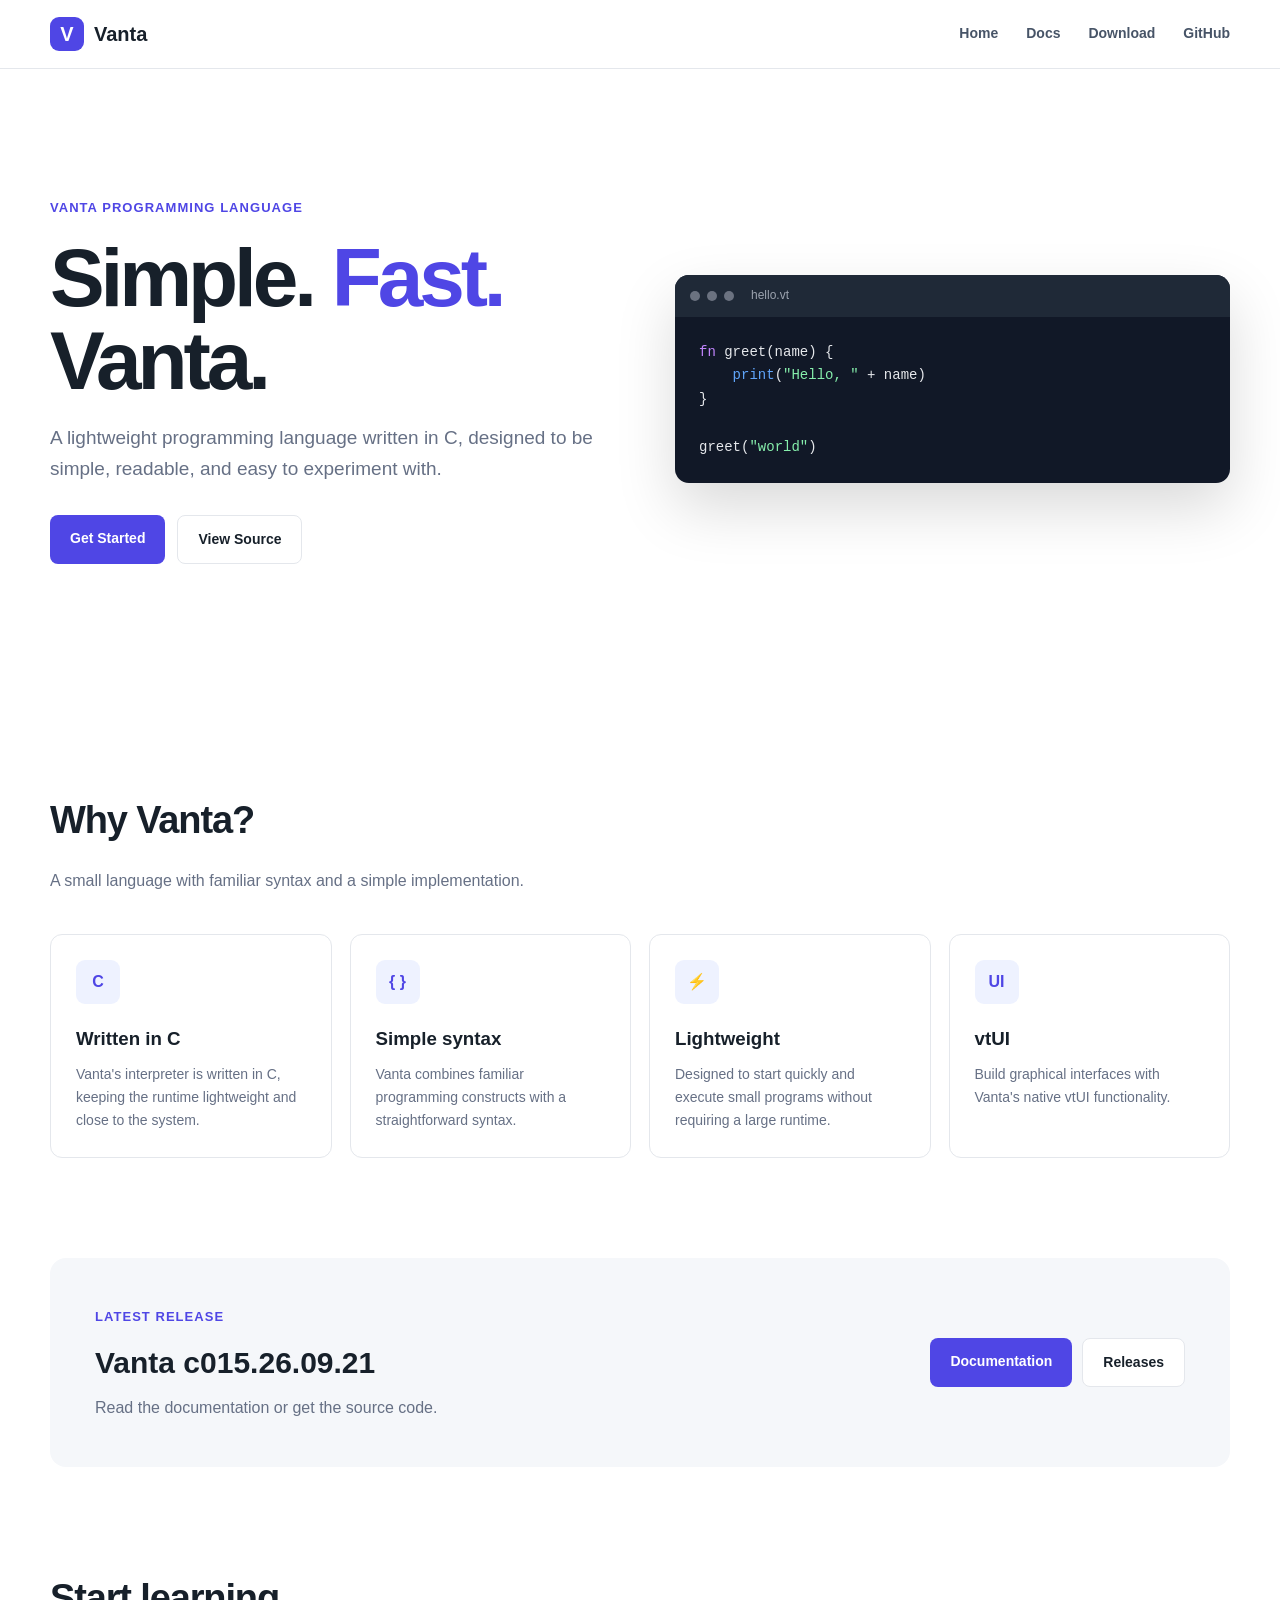
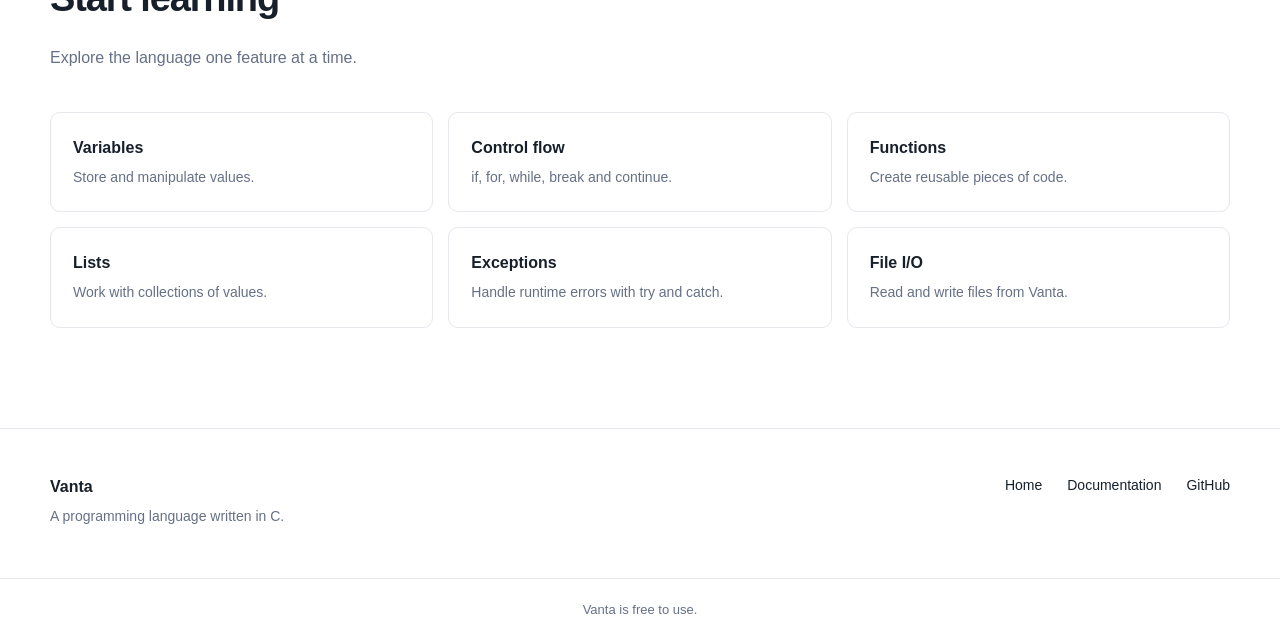
<file: index.html>
<!DOCTYPE html>
<html lang="en">
<head>
    <meta charset="UTF-8">
    <meta name="viewport" content="width=device-width, initial-scale=1.0">

    <title>Vanta — Programming Language</title>
    <meta name="description" content="Vanta is a lightweight programming language written in C.">

    <link rel="stylesheet" href="/assets/style.css">
</head>

<body>

<header class="site-header">
    <div class="nav-container">

        <a class="logo" href="/vanta">
            <span class="logo-mark">V</span>
            <span>Vanta</span>
        </a>

        <button class="menu-button" id="menuButton">
            ☰
        </button>

        <nav id="mainNav">
            <a href="/vanta">Home</a>
            <a href="/docs">Docs</a>
            <a href="/download">Download</a>
            <a href="https://github.com/knoob1517/vanta">GitHub</a>
        </nav>

    </div>
</header>


<main>

    <section class="hero">

        <div class="hero-content">

            <div class="hero-badge">
                Vanta Programming Language
            </div>

            <h1>
                Simple.
                <span>Fast.</span>
                Vanta.
            </h1>

            <p class="hero-description">
                A lightweight programming language written in C,
                designed to be simple, readable, and easy to experiment with.
            </p>

            <div class="hero-buttons">
                <a class="button primary" href="/docs">
                    Get Started
                </a>

                <a class="button secondary" href="https://github.com/knoob1517/vanta">
                    View Source
                </a>
            </div>

        </div>

        <div class="code-window">

            <div class="code-titlebar">
                <span></span>
                <span></span>
                <span></span>

                <label>hello.vt</label>
            </div>

            <pre><code><span class="keyword">fn</span> greet(name) {
    <span class="function">print</span>(<span class="string">"Hello, "</span> + name)
}

greet(<span class="string">"world"</span>)</code></pre>

        </div>

    </section>


    <section class="section">

        <div class="section-title">
            <h2>Why Vanta?</h2>

            <p>
                A small language with familiar syntax and a simple implementation.
            </p>
        </div>


        <div class="feature-grid">

            <article class="feature">
                <div class="feature-icon">C</div>

                <h3>Written in C</h3>

                <p>
                    Vanta's interpreter is written in C,
                    keeping the runtime lightweight and close to the system.
                </p>
            </article>


            <article class="feature">
                <div class="feature-icon">{ }</div>

                <h3>Simple syntax</h3>

                <p>
                    Vanta combines familiar programming constructs
                    with a straightforward syntax.
                </p>
            </article>


            <article class="feature">
                <div class="feature-icon">⚡</div>

                <h3>Lightweight</h3>

                <p>
                    Designed to start quickly and execute small programs
                    without requiring a large runtime.
                </p>
            </article>


            <article class="feature">
                <div class="feature-icon">UI</div>

                <h3>vtUI</h3>

                <p>
                    Build graphical interfaces with Vanta's
                    native vtUI functionality.
                </p>
            </article>

        </div>

    </section>


    <section class="release-section">

        <div>

            <span class="eyebrow">
                Latest release
            </span>

            <h2>Vanta c015.26.09.21</h2>

            <p>
                Read the documentation or get the source code.
            </p>

        </div>

        <div class="release-buttons">

            <a class="button primary" href="/docs/c015.26.09.21">
                Documentation
            </a>

            <a class="button secondary" href="https://github.com/knoob1517/releases">
                Releases
            </a>

        </div>

    </section>


    <section class="section">

        <div class="section-title">

            <h2>Start learning</h2>

            <p>
                Explore the language one feature at a time.
            </p>

        </div>


        <div class="docs-grid">

            <a href="/docs/c015.26.09.21#variables">
                <strong>Variables</strong>
                <span>Store and manipulate values.</span>
            </a>

            <a href="/docs/c015.26.09.21#control-flow">
                <strong>Control flow</strong>
                <span>if, for, while, break and continue.</span>
            </a>

            <a href="/docs/c015.26.09.21#functions">
                <strong>Functions</strong>
                <span>Create reusable pieces of code.</span>
            </a>

            <a href="/docs/c015.09.21#lists">
                <strong>Lists</strong>
                <span>Work with collections of values.</span>
            </a>

            <a href="/docs/c015.26.09.21#exceptions">
                <strong>Exceptions</strong>
                <span>Handle runtime errors with try and catch.</span>
            </a>

            <a href="/docs/c015.26.09.21#file-io">
                <strong>File I/O</strong>
                <span>Read and write files from Vanta.</span>
            </a>

        </div>

    </section>

</main>


<footer>

    <div class="footer-container">

        <div>
            <strong>Vanta</strong>

            <p>
                A programming language written in C.
            </p>
        </div>

        <div class="footer-links">

            <a href="/vanta">Home</a>
            <a href="/docs">Documentation</a>
            <a href="https://github.com/knoob1517/vanta">GitHub</a>

        </div>

    </div>

    <div class="free-notice">
        Vanta is free to use.
    </div>

</footer>


<script src="/assets/main.js"></script>

</body>
</html>
</file>
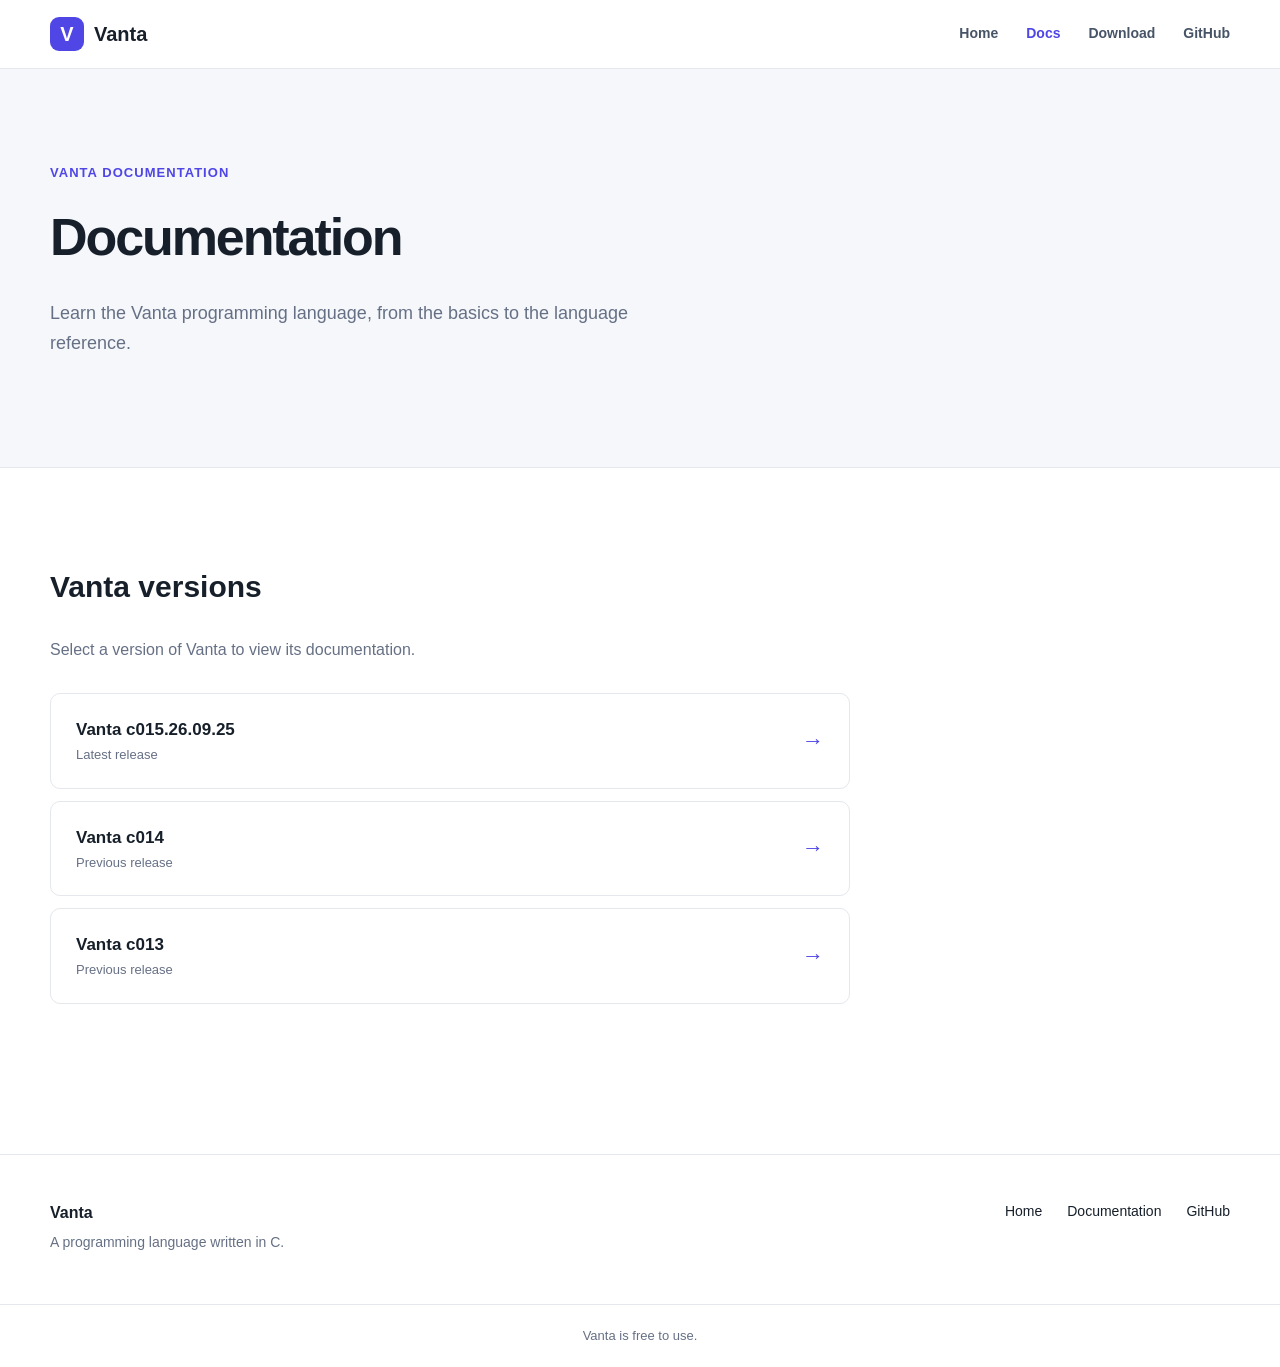
<file: docs/index.html>
<!DOCTYPE html>
<html lang="en">
<head>
    <meta charset="UTF-8">

    <meta name="viewport"
          content="width=device-width, initial-scale=1.0">

    <title>Vanta Documentation</title>

    <link rel="stylesheet"
          href="/assets/style.css">
</head>

<body>

<header class="site-header">

    <div class="nav-container">

        <a class="logo" href="/vanta">
            <span class="logo-mark">V</span>
            <span>Vanta</span>
        </a>

        <button class="menu-button" id="menuButton">
            ☰
        </button>

        <nav id="mainNav">
            <a href="/vanta">Home</a>
            <a class="active" href="/docs">Docs</a>
            <a href="/download">Download</a>
            <a href="https://github.com/knoob1517/vanta">GitHub</a>
        </nav>

    </div>

</header>


<main>

    <section class="docs-hero">

        <div class="container">

            <span class="eyebrow">
                Vanta Documentation
            </span>

            <h1>
                Documentation
            </h1>

            <p>
                Learn the Vanta programming language,
                from the basics to the language reference.
            </p>

        </div>

    </section>


    <section class="docs-page">

        <div class="container">

            <h2>Vanta versions</h2>

            <p class="muted">
                Select a version of Vanta to view its documentation.
            </p>


            <div class="version-list">

                <a href="/docs/c015.26.09.25"
                   class="version-card">

                    <div>

                        <strong>
                            Vanta c015.26.09.25
                        </strong>

                        <span>
                            Latest release
                        </span>

                    </div>

                    <span class="arrow">→</span>

                </a>


                <a href="/docs/c014.26.09.XX"
                   class="version-card">

                    <div>

                        <strong>
                            Vanta c014
                        </strong>

                        <span>
                            Previous release
                        </span>

                    </div>

                    <span class="arrow">→</span>

                </a>


                <a href="/docs/c013.26.09.XX"
                   class="version-card">

                    <div>

                        <strong>
                            Vanta c013
                        </strong>

                        <span>
                            Previous release
                        </span>

                    </div>

                    <span class="arrow">→</span>

                </a>

            </div>

        </div>

    </section>

</main>


<footer>

    <div class="footer-container">

        <div>
            <strong>Vanta</strong>

            <p>
                A programming language written in C.
            </p>
        </div>

        <div class="footer-links">
            <a href="/vanta">Home</a>
            <a href="/docs">Documentation</a>
            <a href="https://github.com/knoob1517/vanta">GitHub</a>
        </div>

    </div>

    <div class="free-notice">
        Vanta is free to use.
    </div>

</footer>


<script src="/assets/main.js"></script>

</body>
</html>
</file>
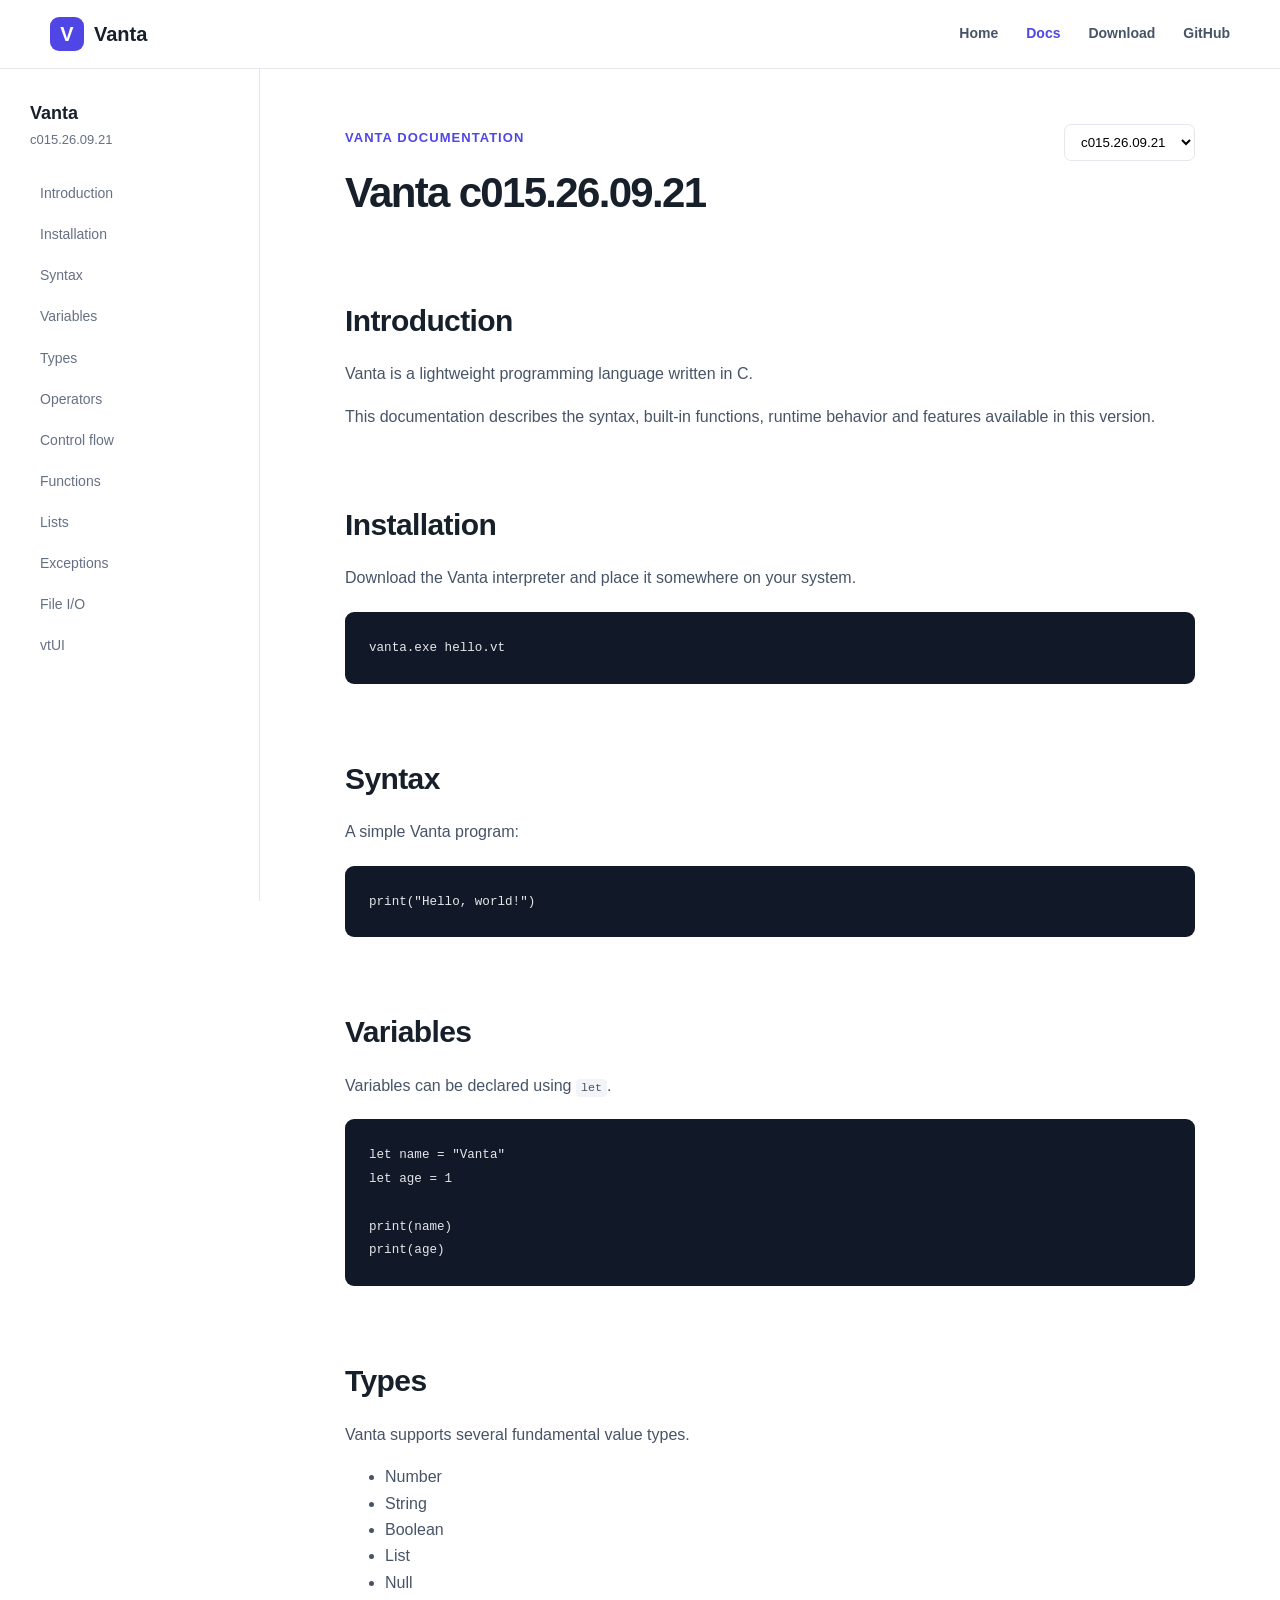
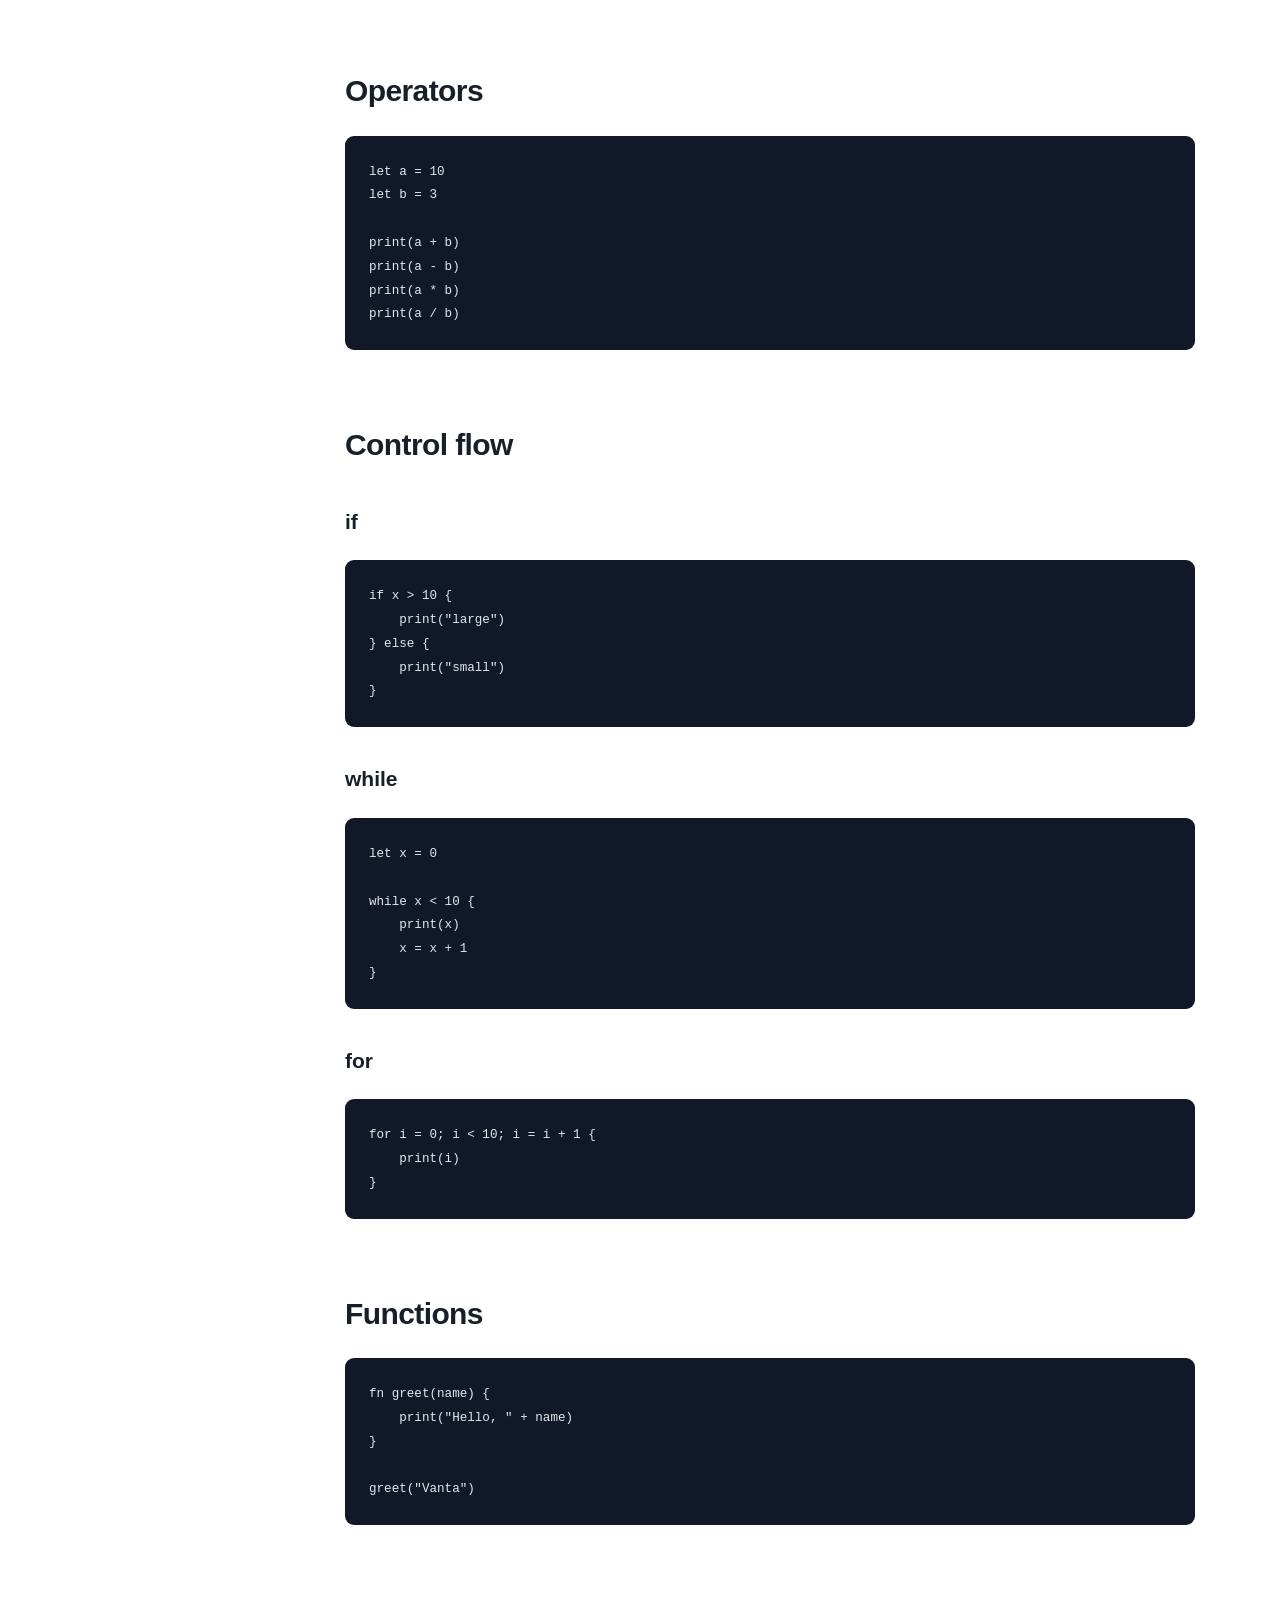
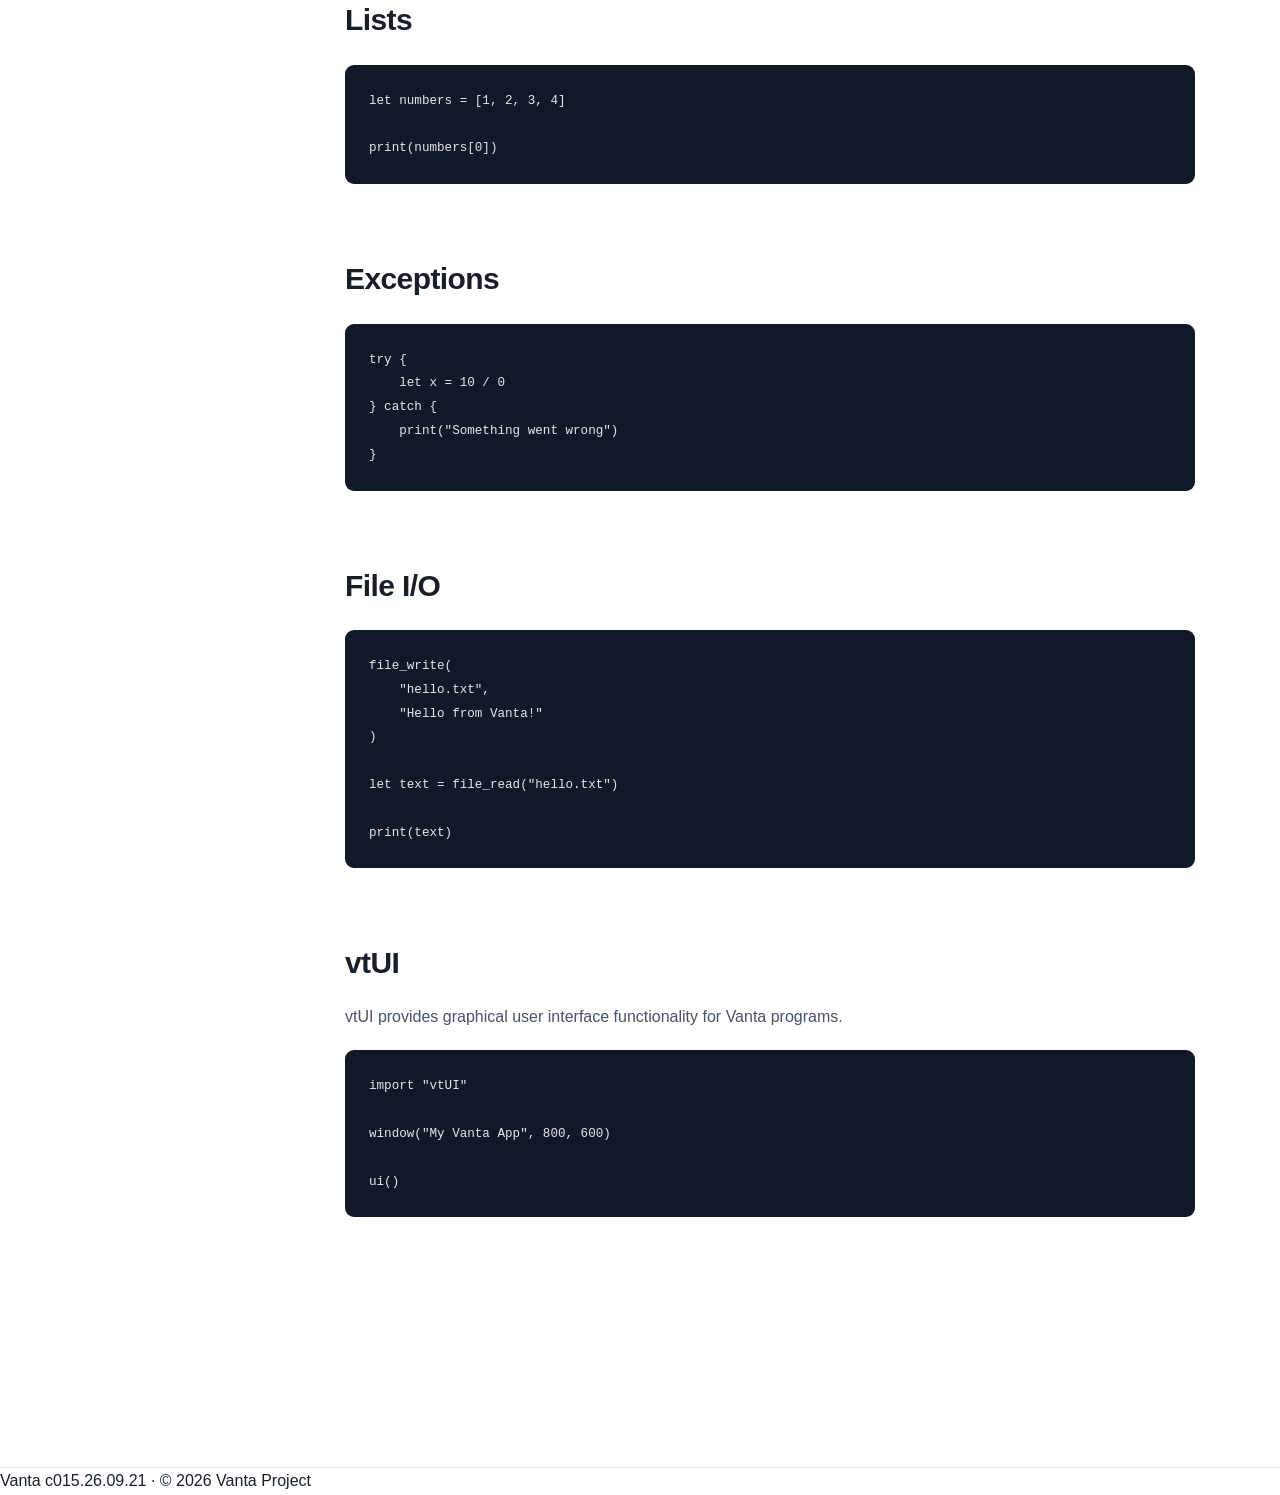
<file: docs/c015.26.09.25/index.html>
<!DOCTYPE html>
<html lang="en">

<head>

    <meta charset="UTF-8">

    <meta name="viewport"
          content="width=device-width, initial-scale=1.0">

    <title>Vanta c015.26.09.21 Documentation</title>

    <link rel="stylesheet"
          href="/assets/style.css">

</head>


<body>

<header class="site-header">

    <div class="nav-container">

        <a class="logo" href="/vanta">
            <span class="logo-mark">V</span>
            <span>Vanta</span>
        </a>

        <button class="menu-button" id="menuButton">
            ☰
        </button>

        <nav id="mainNav">
            <a href="/vanta">Home</a>
            <a class="active"
               href="/docs">
                Docs
            </a>
            <a href="/download">
                Download
            </a>
            <a href="https://github.com/knoob1517/vanta">
                GitHub
            </a>
        </nav>

    </div>

</header>


<div class="documentation-layout">


    <aside class="sidebar">

        <div class="sidebar-version">
            <strong>Vanta</strong>
            <span>c015.26.09.21</span>
        </div>


        <nav class="sidebar-nav">

            <a href="#introduction">
                Introduction
            </a>

            <a href="#installation">
                Installation
            </a>

            <a href="#syntax">
                Syntax
            </a>

            <a href="#variables">
                Variables
            </a>

            <a href="#types">
                Types
            </a>

            <a href="#operators">
                Operators
            </a>

            <a href="#control-flow">
                Control flow
            </a>

            <a href="#functions">
                Functions
            </a>

            <a href="#lists">
                Lists
            </a>

            <a href="#exceptions">
                Exceptions
            </a>

            <a href="#file-io">
                File I/O
            </a>

            <a href="#vtui">
                vtUI
            </a>

        </nav>

    </aside>


    <main class="documentation">

        <div class="doc-header">

            <div>

                <span class="eyebrow">
                    Vanta Documentation
                </span>

                <h1>
                    Vanta c015.26.09.21
                </h1>

            </div>


            <select id="versionSelect">

                <option value="/docs/c015.26.09.21">
                    c015.26.09.21
                </option>

                <option value="/docs/c014.26.09.XX">
                    c014
                </option>

                <option value="/docs/c013.26.09.XX">
                    c013
                </option>

            </select>

        </div>


        <section id="introduction">

            <h2>Introduction</h2>

            <p>
                Vanta is a lightweight programming language
                written in C.
            </p>

            <p>
                This documentation describes the syntax,
                built-in functions, runtime behavior and
                features available in this version.
            </p>

        </section>


        <section id="installation">

            <h2>Installation</h2>

            <p>
                Download the Vanta interpreter and place it
                somewhere on your system.
            </p>

            <pre><code>vanta.exe hello.vt</code></pre>

        </section>


        <section id="syntax">

            <h2>Syntax</h2>

            <p>
                A simple Vanta program:
            </p>

            <pre><code>print("Hello, world!")</code></pre>

        </section>


        <section id="variables">

            <h2>Variables</h2>

            <p>
                Variables can be declared using
                <code>let</code>.
            </p>

            <pre><code>let name = "Vanta"
let age = 1

print(name)
print(age)</code></pre>

        </section>


        <section id="types">

            <h2>Types</h2>

            <p>
                Vanta supports several fundamental value types.
            </p>

            <ul>
                <li>Number</li>
                <li>String</li>
                <li>Boolean</li>
                <li>List</li>
                <li>Null</li>
            </ul>

        </section>


        <section id="operators">

            <h2>Operators</h2>

            <pre><code>let a = 10
let b = 3

print(a + b)
print(a - b)
print(a * b)
print(a / b)</code></pre>

        </section>


        <section id="control-flow">

            <h2>Control flow</h2>

            <h3>if</h3>

            <pre><code>if x > 10 {
    print("large")
} else {
    print("small")
}</code></pre>


            <h3>while</h3>

            <pre><code>let x = 0

while x < 10 {
    print(x)
    x = x + 1
}</code></pre>


            <h3>for</h3>

            <pre><code>for i = 0; i < 10; i = i + 1 {
    print(i)
}</code></pre>

        </section>


        <section id="functions">

            <h2>Functions</h2>

            <pre><code>fn greet(name) {
    print("Hello, " + name)
}

greet("Vanta")</code></pre>

        </section>


        <section id="lists">

            <h2>Lists</h2>

            <pre><code>let numbers = [1, 2, 3, 4]

print(numbers[0])</code></pre>

        </section>


        <section id="exceptions">

            <h2>Exceptions</h2>

            <pre><code>try {
    let x = 10 / 0
} catch {
    print("Something went wrong")
}</code></pre>

        </section>


        <section id="file-io">

            <h2>File I/O</h2>

            <pre><code>file_write(
    "hello.txt",
    "Hello from Vanta!"
)

let text = file_read("hello.txt")

print(text)</code></pre>

        </section>


        <section id="vtui">

            <h2>vtUI</h2>

            <p>
                vtUI provides graphical user interface
                functionality for Vanta programs.
            </p>

            <pre><code>import "vtUI"

window("My Vanta App", 800, 600)

ui()</code></pre>

        </section>

    </main>

</div>


<footer>

    <div class="copyright">
        Vanta c015.26.09.21 · © 2026 Vanta Project
    </div>

</footer>


<script src="/assets/main.js"></script>

</body>

</html>
</file>
<file: assets/style.css>
:root {
    --bg: #ffffff;
    --bg-secondary: #f5f7fa;

    --text: #17202a;
    --muted: #667085;

    --border: #e4e7ec;

    --accent: #4f46e5;
    --accent-dark: #3730a3;

    --code-bg: #111827;
    --code-text: #e5e7eb;

    --max-width: 1180px;
}


* {
    box-sizing: border-box;
}


html {
    scroll-behavior: smooth;
}


body {
    margin: 0;

    font-family:
        Inter,
        -apple-system,
        BlinkMacSystemFont,
        "Segoe UI",
        sans-serif;

    color: var(--text);
    background: var(--bg);

    line-height: 1.65;
}


a {
    color: inherit;
    text-decoration: none;
}


.container,
.nav-container,
.footer-container {
    width: min(
        calc(100% - 40px),
        var(--max-width)
    );

    margin: auto;
}


/* HEADER */

.site-header {
    position: sticky;
    top: 0;
    z-index: 100;

    background: rgba(255, 255, 255, 0.94);

    border-bottom: 1px solid var(--border);

    backdrop-filter: blur(12px);
}


.nav-container {
    height: 68px;

    display: flex;
    align-items: center;
    justify-content: space-between;
}


.logo {
    display: flex;
    align-items: center;
    gap: 10px;

    font-size: 20px;
    font-weight: 800;
}


.logo-mark {
    width: 34px;
    height: 34px;

    display: grid;
    place-items: center;

    border-radius: 9px;

    background: var(--accent);
    color: white;

    font-weight: 900;
}


#mainNav {
    display: flex;
    gap: 28px;

    align-items: center;
}


#mainNav a {
    color: #475467;
    font-size: 14px;
    font-weight: 600;
}


#mainNav a:hover,
#mainNav a.active {
    color: var(--accent);
}


.menu-button {
    display: none;

    border: 0;
    background: none;

    font-size: 25px;
}


/* HERO */

.hero {
    width: min(
        calc(100% - 40px),
        1180px
    );

    margin: auto;

    min-height: 620px;

    display: grid;
    grid-template-columns: 1fr 1fr;

    align-items: center;

    gap: 70px;
}


.hero-badge,
.eyebrow {
    display: inline-block;

    color: var(--accent);

    font-size: 13px;
    font-weight: 800;

    text-transform: uppercase;
    letter-spacing: 0.08em;
}


.hero h1 {
    margin: 15px 0;

    font-size: clamp(48px, 7vw, 82px);
    line-height: 1.02;

    letter-spacing: -0.05em;
}


.hero h1 span {
    color: var(--accent);
}


.hero-description {
    max-width: 600px;

    color: var(--muted);

    font-size: 19px;
}


.hero-buttons {
    display: flex;
    gap: 12px;

    margin-top: 30px;
}


/* BUTTONS */

.button {
    display: inline-flex;

    padding: 12px 20px;

    border-radius: 8px;

    font-weight: 700;
    font-size: 14px;

    transition: 0.2s;
}


.button.primary {
    color: white;
    background: var(--accent);
}


.button.primary:hover {
    background: var(--accent-dark);
}


.button.secondary {
    border: 1px solid var(--border);
    background: white;
}


.button.secondary:hover {
    background: var(--bg-secondary);
}


/* CODE */

.code-window {
    overflow: hidden;

    border-radius: 14px;

    background: var(--code-bg);

    box-shadow:
        0 25px 60px rgba(0, 0, 0, 0.15);
}


.code-titlebar {
    height: 42px;

    display: flex;
    align-items: center;

    gap: 7px;

    padding: 0 15px;

    background: #1f2937;
}


.code-titlebar > span {
    width: 10px;
    height: 10px;

    border-radius: 50%;

    background: #6b7280;
}


.code-titlebar label {
    margin-left: 10px;

    color: #9ca3af;

    font-size: 12px;
}


pre {
    overflow-x: auto;

    margin: 0;
    padding: 24px;

    font-family:
        "Cascadia Code",
        "Fira Code",
        Consolas,
        monospace;

    font-size: 14px;

    line-height: 1.7;
}


.code-window pre {
    color: var(--code-text);
}


.keyword {
    color: #c084fc;
}


.function {
    color: #60a5fa;
}


.string {
    color: #86efac;
}


/* SECTIONS */

.section {
    width: min(
        calc(100% - 40px),
        var(--max-width)
    );

    margin: 100px auto;
}


.section-title {
    max-width: 650px;

    margin-bottom: 40px;
}


.section-title h2 {
    margin: 0;

    font-size: 38px;
    letter-spacing: -0.03em;
}


.section-title p {
    color: var(--muted);
}


/* FEATURES */

.feature-grid {
    display: grid;

    grid-template-columns:
        repeat(4, 1fr);

    gap: 18px;
}


.feature {
    padding: 25px;

    border: 1px solid var(--border);

    border-radius: 12px;
}


.feature-icon {
    width: 44px;
    height: 44px;

    display: grid;
    place-items: center;

    margin-bottom: 20px;

    border-radius: 9px;

    background: #eef2ff;

    color: var(--accent);

    font-weight: 800;
}


.feature h3 {
    margin: 0 0 8px;
}


.feature p {
    margin: 0;

    color: var(--muted);

    font-size: 14px;
}


/* RELEASE */

.release-section {
    width: min(
        calc(100% - 40px),
        var(--max-width)
    );

    margin: 100px auto;

    padding: 45px;

    display: flex;
    align-items: center;
    justify-content: space-between;

    gap: 30px;

    border-radius: 16px;

    background: var(--bg-secondary);
}


.release-section h2 {
    margin: 8px 0;

    font-size: 30px;
}


.release-section p {
    margin: 0;

    color: var(--muted);
}


.release-buttons {
    display: flex;
    gap: 10px;
}


/* DOC LINKS */

.docs-grid {
    display: grid;

    grid-template-columns:
        repeat(3, 1fr);

    gap: 15px;
}


.docs-grid a {
    padding: 22px;

    border: 1px solid var(--border);

    border-radius: 10px;

    transition: 0.2s;
}


.docs-grid a:hover {
    border-color: var(--accent);

    transform: translateY(-2px);
}


.docs-grid strong,
.docs-grid span {
    display: block;
}


.docs-grid span {
    margin-top: 5px;

    color: var(--muted);

    font-size: 14px;
}


/* DOC HERO */

.docs-hero {
    padding: 90px 0;

    background: var(--bg-secondary);

    border-bottom: 1px solid var(--border);
}


.docs-hero h1 {
    margin: 10px 0;

    font-size: 52px;

    letter-spacing: -0.04em;
}


.docs-hero p {
    max-width: 650px;

    color: var(--muted);

    font-size: 18px;
}


/* VERSION LIST */

.docs-page {
    padding: 70px 0;
}


.docs-page h2 {
    font-size: 30px;
}


.muted {
    color: var(--muted);
}


.version-list {
    max-width: 800px;

    display: flex;
    flex-direction: column;

    gap: 12px;

    margin-top: 30px;
}


.version-card {
    display: flex;

    justify-content: space-between;
    align-items: center;

    padding: 22px 25px;

    border: 1px solid var(--border);

    border-radius: 10px;

    transition: 0.2s;
}


.version-card:hover {
    border-color: var(--accent);

    transform: translateX(4px);
}


.version-card strong,
.version-card span {
    display: block;
}


.version-card strong {
    font-size: 17px;
}


.version-card span {
    color: var(--muted);

    font-size: 13px;
}


.arrow {
    color: var(--accent) !important;

    font-size: 22px !important;
}


/* DOCUMENTATION */

.documentation-layout {
    display: grid;

    grid-template-columns: 260px 1fr;

    max-width: 1400px;

    margin: auto;
}


.sidebar {
    position: sticky;
    top: 68px;

    height: calc(100vh - 68px);

    overflow-y: auto;

    padding: 30px;

    border-right: 1px solid var(--border);
}


.sidebar-version {
    margin-bottom: 25px;
}


.sidebar-version strong,
.sidebar-version span {
    display: block;
}


.sidebar-version strong {
    font-size: 18px;
}


.sidebar-version span {
    color: var(--muted);

    font-size: 13px;
}


.sidebar-nav {
    display: flex;
    flex-direction: column;

    gap: 4px;
}


.sidebar-nav a {
    padding: 7px 10px;

    border-radius: 6px;

    color: #667085;

    font-size: 14px;
}


.sidebar-nav a:hover {
    color: var(--accent);

    background: #f5f3ff;
}


.documentation {
    width: min(
        calc(100% - 80px),
        850px
    );

    padding: 55px 0 100px;

    margin: auto;
}


.doc-header {
    display: flex;

    justify-content: space-between;
    align-items: flex-start;

    gap: 30px;

    margin-bottom: 60px;
}


.doc-header h1 {
    margin: 8px 0;

    font-size: 42px;

    letter-spacing: -0.04em;
}


#versionSelect {
    padding: 9px 12px;

    border: 1px solid var(--border);

    border-radius: 7px;

    background: white;
}


.documentation section {
    margin-bottom: 70px;

    scroll-margin-top: 100px;
}


.documentation h2 {
    margin-bottom: 15px;

    font-size: 30px;

    letter-spacing: -0.02em;
}


.documentation h3 {
    margin-top: 35px;

    font-size: 21px;
}


.documentation p,
.documentation li {
    color: #475467;
}


.documentation code {
    padding: 2px 5px;

    border-radius: 4px;

    background: #f2f4f7;

    font-family: monospace;

    font-size: 0.9em;
}


.documentation pre {
    margin: 20px 0;

    border-radius: 9px;

    background: var(--code-bg);

    color: var(--code-text);
}


.documentation pre code {
    padding: 0;

    background: transparent;

    color: inherit;
}


/* FOOTER */

footer {
    margin-top: 80px;

    border-top: 1px solid var(--border);
}


.footer-container {
    padding: 45px 0;

    display: flex;
    justify-content: space-between;

    gap: 30px;
}


.footer-container p {
    margin: 5px 0;

    color: var(--muted);

    font-size: 14px;
}


.footer-links {
    display: flex;

    gap: 25px;

    font-size: 14px;
}


.free-notice {
    padding: 20px;

    border-top: 1px solid var(--border);

    text-align: center;

    color: var(--muted);

    font-size: 13px;
}


/* MOBILE */

@media (max-width: 850px) {

    .menu-button {
        display: block;
    }


    #mainNav {
        display: none;

        position: absolute;

        top: 68px;
        left: 0;
        right: 0;

        padding: 15px 20px;

        flex-direction: column;
        align-items: stretch;

        background: white;

        border-bottom: 1px solid var(--border);
    }


    #mainNav.open {
        display: flex;
    }


    #mainNav a {
        padding: 10px;
    }


    .hero {
        grid-template-columns: 1fr;

        padding: 70px 0;

        min-height: auto;
    }


    .feature-grid {
        grid-template-columns: 1fr 1fr;
    }


    .docs-grid {
        grid-template-columns: 1fr 1fr;
    }


    .release-section {
        flex-direction: column;

        align-items: flex-start;
    }


    .documentation-layout {
        display: block;
    }


    .sidebar {
        position: static;

        height: auto;

        border-right: 0;

        border-bottom: 1px solid var(--border);
    }


    .sidebar-nav {
        display: grid;

        grid-template-columns:
            repeat(2, 1fr);
    }


    .documentation {
        width: min(
            calc(100% - 40px),
            850px
        );
    }

}


@media (max-width: 550px) {

    .feature-grid,
    .docs-grid {
        grid-template-columns: 1fr;
    }


    .hero h1 {
        font-size: 52px;
    }


    .release-buttons {
        flex-direction: column;
    }


    .doc-header {
        flex-direction: column;
    }


    .footer-container {
        flex-direction: column;
    }


    .footer-links {
        flex-direction: column;

        gap: 10px;
    }

}
</file>
